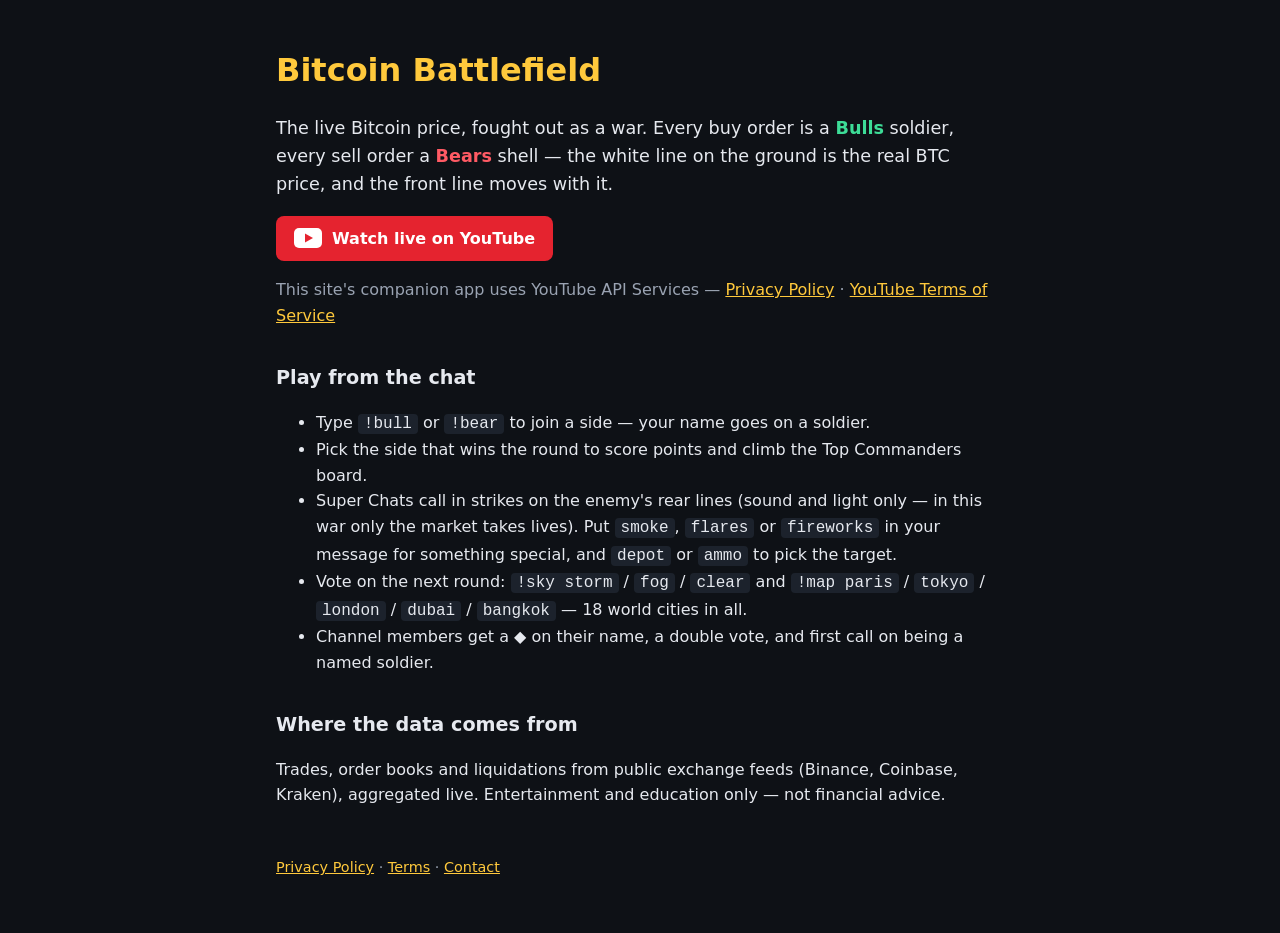
<file: index.html>
<!doctype html>
<html lang="en">
<head>
<meta charset="utf-8">
<meta name="viewport" content="width=device-width, initial-scale=1">
<title>Bitcoin Battlefield</title>
<meta name="description" content="The live Bitcoin price, fought out as a war: every buy order a Bulls soldier, every sell order a Bears shell.">
<link rel="stylesheet" href="style.css">
</head>
<body>
<main>
<h1>Bitcoin Battlefield</h1>
<p class="lead">The live Bitcoin price, fought out as a war. Every buy order is a
<span class="bull">Bulls</span> soldier, every sell order a <span class="bear">Bears</span>
shell — the white line on the ground is the real BTC price, and the front line moves with it.</p>

<p><a class="button yt" href="https://www.youtube.com/@BitcoinBattlefieldTV"><svg viewBox="0 0 28 20" width="28" height="20" aria-hidden="true"><rect width="28" height="20" rx="5" fill="#fff"/><path d="M11 5.5v9l8-4.5z" fill="#e5232f"/></svg>Watch live on YouTube</a></p>
<p class="muted">This site's companion app uses YouTube API Services —
<a href="privacy.html">Privacy Policy</a> · <a href="https://www.youtube.com/t/terms">YouTube Terms of Service</a></p>

<h2>Play from the chat</h2>
<ul>
<li>Type <code>!bull</code> or <code>!bear</code> to join a side — your name goes on a soldier.</li>
<li>Pick the side that wins the round to score points and climb the Top Commanders board.</li>
<li>Super Chats call in strikes on the enemy's rear lines (sound and light only — in this war
only the market takes lives). Put <code>smoke</code>, <code>flares</code> or <code>fireworks</code>
in your message for something special, and <code>depot</code> or <code>ammo</code> to pick the target.</li>
<li>Vote on the next round: <code>!sky storm</code> / <code>fog</code> / <code>clear</code> and
<code>!map paris</code> / <code>tokyo</code> / <code>london</code> / <code>dubai</code> / <code>bangkok</code> — 18 world cities in all.</li>
<li>Channel members get a ◆ on their name, a double vote, and first call on being a named soldier.</li>
</ul>

<h2>Where the data comes from</h2>
<p>Trades, order books and liquidations from public exchange feeds (Binance, Coinbase,
Kraken), aggregated live. Entertainment and education only — not financial advice.</p>

<footer>
<a href="privacy.html">Privacy Policy</a> · <a href="terms.html">Terms</a> ·
<a href="mailto:bitcoinbattlefieldtv@gmail.com">Contact</a>
</footer>
</main>
</body>
</html>
</file>
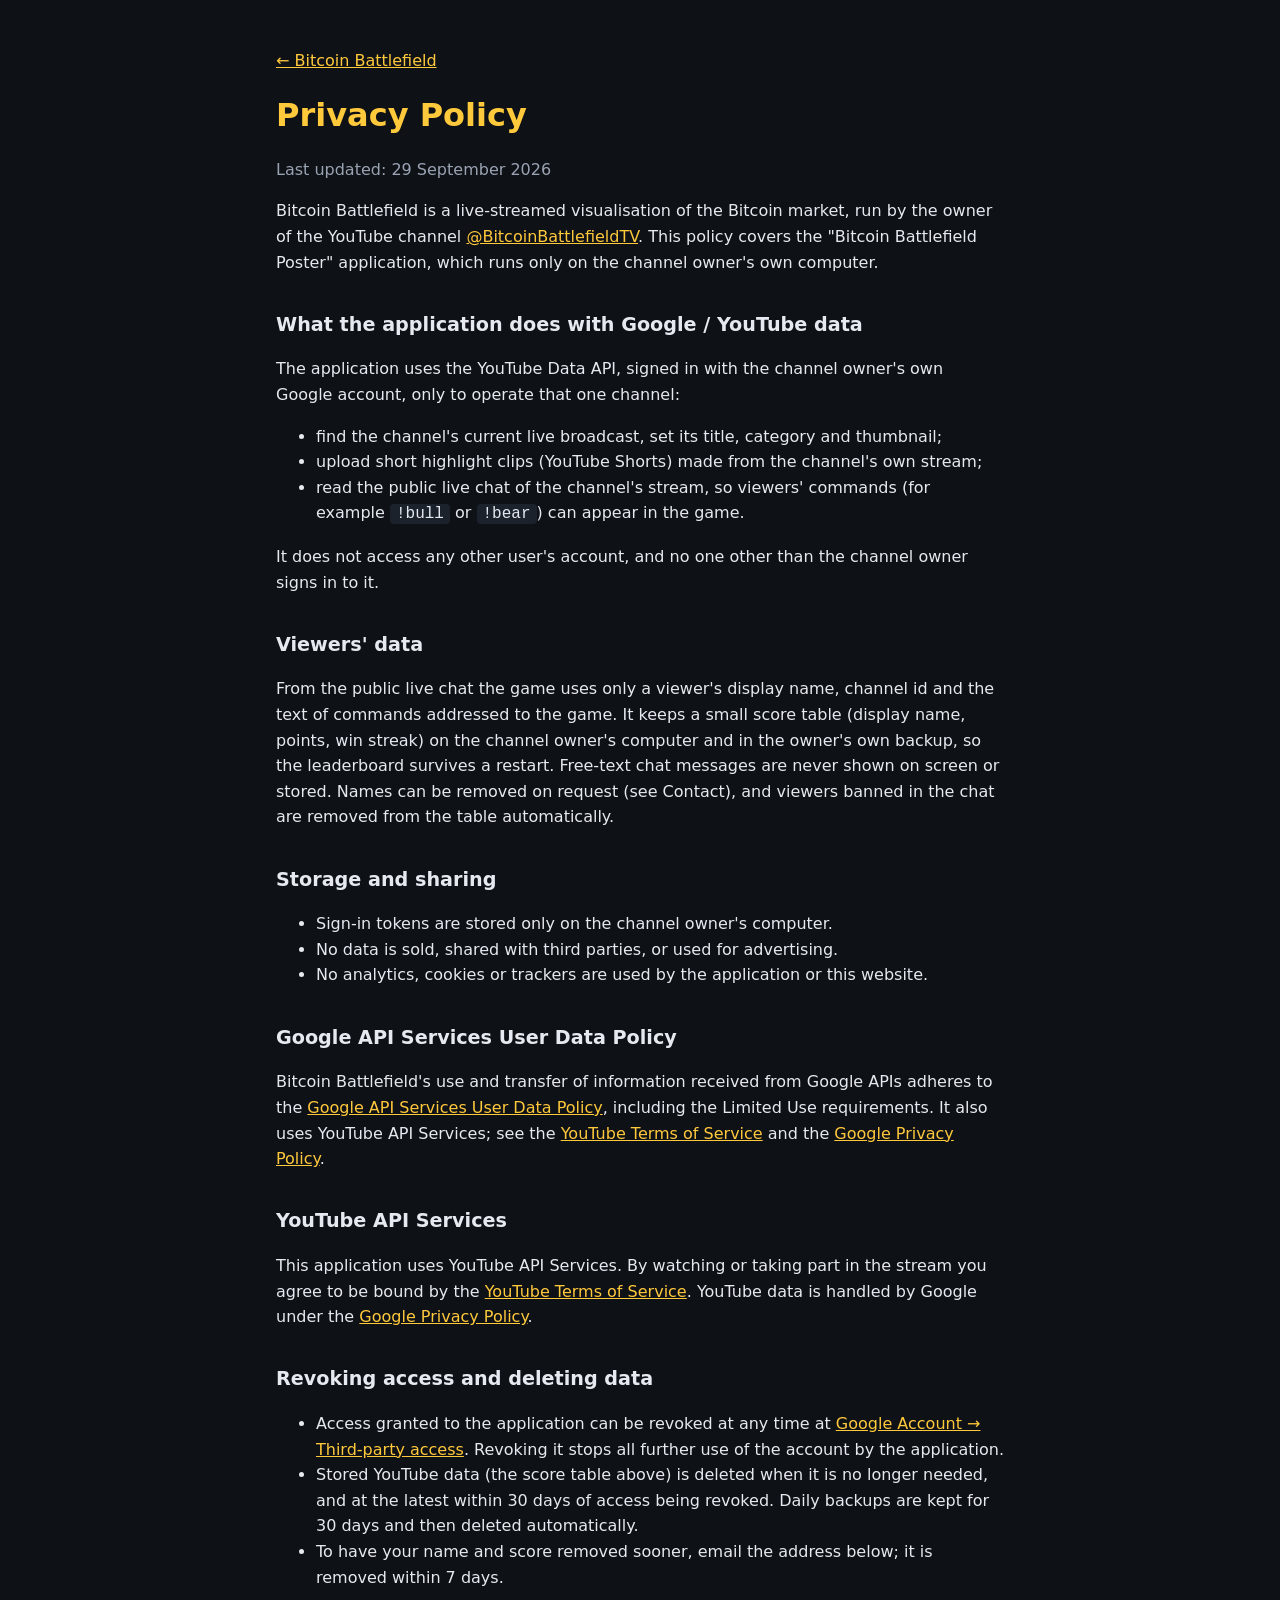
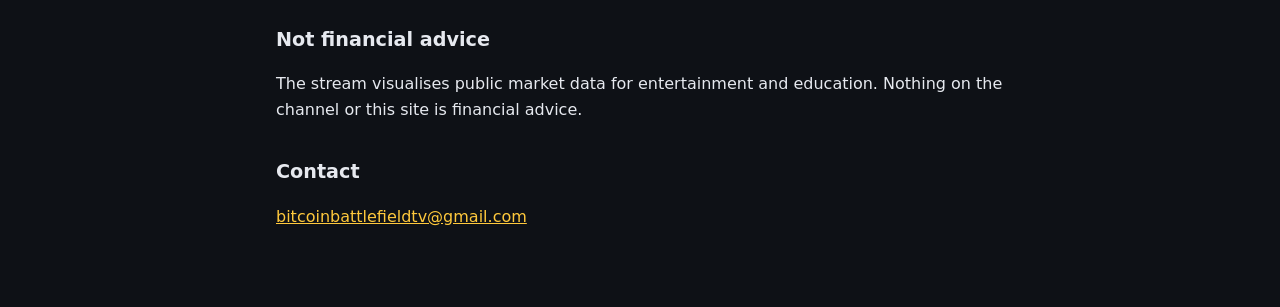
<file: privacy.html>
<!doctype html>
<html lang="en">
<head>
<meta charset="utf-8">
<meta name="viewport" content="width=device-width, initial-scale=1">
<title>Privacy Policy — Bitcoin Battlefield</title>
<link rel="stylesheet" href="style.css">
</head>
<body>
<main>
<p><a href="index.html">← Bitcoin Battlefield</a></p>
<h1>Privacy Policy</h1>
<p class="muted">Last updated: 29 September 2026</p>

<p>Bitcoin Battlefield is a live-streamed visualisation of the Bitcoin market, run by the
owner of the YouTube channel <a href="https://www.youtube.com/@BitcoinBattlefieldTV">@BitcoinBattlefieldTV</a>.
This policy covers the "Bitcoin Battlefield Poster" application, which runs only on the
channel owner's own computer.</p>

<h2>What the application does with Google / YouTube data</h2>
<p>The application uses the YouTube Data API, signed in with the channel owner's own
Google account, only to operate that one channel:</p>
<ul>
<li>find the channel's current live broadcast, set its title, category and thumbnail;</li>
<li>upload short highlight clips (YouTube Shorts) made from the channel's own stream;</li>
<li>read the public live chat of the channel's stream, so viewers' commands
(for example <code>!bull</code> or <code>!bear</code>) can appear in the game.</li>
</ul>
<p>It does not access any other user's account, and no one other than the channel
owner signs in to it.</p>

<h2>Viewers' data</h2>
<p>From the public live chat the game uses only a viewer's display name, channel id and
the text of commands addressed to the game. It keeps a small score table (display name,
points, win streak) on the channel owner's computer and in the owner's own backup, so the
leaderboard survives a restart. Free-text chat messages are never shown on screen or
stored. Names can be removed on request (see Contact), and viewers banned in the chat are
removed from the table automatically.</p>

<h2>Storage and sharing</h2>
<ul>
<li>Sign-in tokens are stored only on the channel owner's computer.</li>
<li>No data is sold, shared with third parties, or used for advertising.</li>
<li>No analytics, cookies or trackers are used by the application or this website.</li>
</ul>

<h2>Google API Services User Data Policy</h2>
<p>Bitcoin Battlefield's use and transfer of information received from Google APIs
adheres to the <a href="https://developers.google.com/terms/api-services-user-data-policy">Google
API Services User Data Policy</a>, including the Limited Use requirements. It also
uses YouTube API Services; see the <a href="https://www.youtube.com/t/terms">YouTube Terms of
Service</a> and the <a href="https://policies.google.com/privacy">Google Privacy Policy</a>.</p>

<h2>YouTube API Services</h2>
<p>This application uses YouTube API Services. By watching or taking part in the stream you
agree to be bound by the <a href="https://www.youtube.com/t/terms">YouTube Terms of Service</a>.
YouTube data is handled by Google under the
<a href="http://www.google.com/policies/privacy">Google Privacy Policy</a>.</p>

<h2>Revoking access and deleting data</h2>
<ul>
<li>Access granted to the application can be revoked at any time at
<a href="https://security.google.com/settings/security/permissions">Google Account → Third-party
access</a>. Revoking it stops all further use of the account by the application.</li>
<li>Stored YouTube data (the score table above) is deleted when it is no longer needed, and at
the latest within 30 days of access being revoked. Daily backups are kept for 30 days and then
deleted automatically.</li>
<li>To have your name and score removed sooner, email the address below; it is removed within
7 days.</li>
</ul>

<h2>Not financial advice</h2>
<p>The stream visualises public market data for entertainment and education. Nothing on
the channel or this site is financial advice.</p>

<h2>Contact</h2>
<p><a href="mailto:bitcoinbattlefieldtv@gmail.com">bitcoinbattlefieldtv@gmail.com</a></p>
</main>
</body>
</html>
</file>
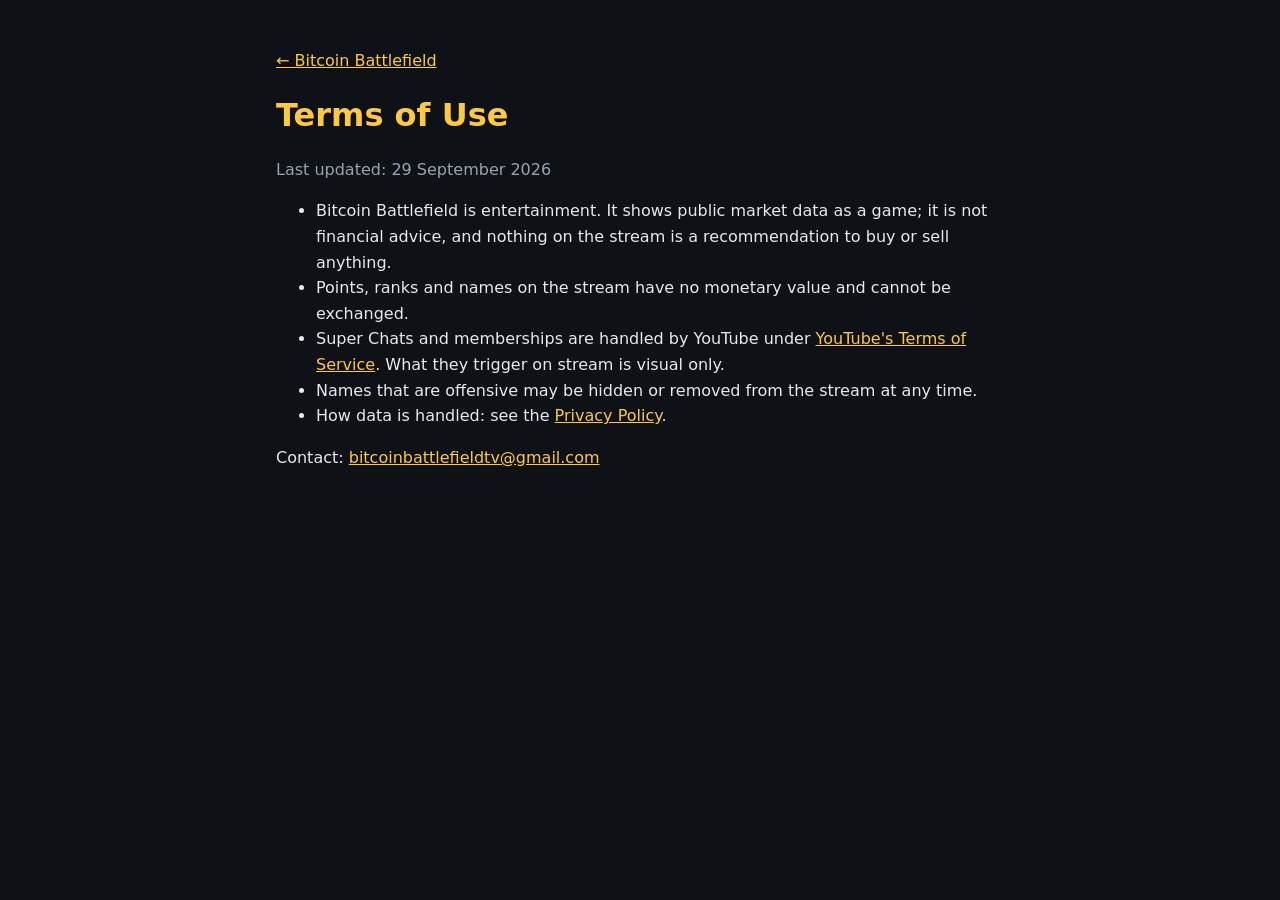
<file: terms.html>
<!doctype html>
<html lang="en">
<head>
<meta charset="utf-8">
<meta name="viewport" content="width=device-width, initial-scale=1">
<title>Terms — Bitcoin Battlefield</title>
<link rel="stylesheet" href="style.css">
</head>
<body>
<main>
<p><a href="index.html">← Bitcoin Battlefield</a></p>
<h1>Terms of Use</h1>
<p class="muted">Last updated: 29 September 2026</p>
<ul>
<li>Bitcoin Battlefield is entertainment. It shows public market data as a game; it is not
financial advice, and nothing on the stream is a recommendation to buy or sell anything.</li>
<li>Points, ranks and names on the stream have no monetary value and cannot be exchanged.</li>
<li>Super Chats and memberships are handled by YouTube under
<a href="https://www.youtube.com/t/terms">YouTube's Terms of Service</a>. What they trigger on
stream is visual only.</li>
<li>Names that are offensive may be hidden or removed from the stream at any time.</li>
<li>How data is handled: see the <a href="privacy.html">Privacy Policy</a>.</li>
</ul>
<p>Contact: <a href="mailto:bitcoinbattlefieldtv@gmail.com">bitcoinbattlefieldtv@gmail.com</a></p>
</main>
</body>
</html>
</file>
<file: style.css>
:root { --bg: #0e1116; --fg: #e6e9ef; --muted: #9aa3b2; --bull: #3ddc97; --bear: #ff5a64; --gold: #ffc93c; }
* { box-sizing: border-box; }
body { margin: 0; background: var(--bg); color: var(--fg);
  font: 16px/1.6 "Segoe UI", system-ui, -apple-system, sans-serif; }
main { max-width: 760px; margin: 0 auto; padding: 32px 16px 64px; }
h1 { color: var(--gold); font-size: 2rem; margin: 0.4em 0; }
h2 { margin-top: 1.8em; font-size: 1.2rem; }
a { color: var(--gold); }
code { background: #1c222c; padding: 1px 6px; border-radius: 4px; }
.lead { font-size: 1.1rem; }
.muted { color: var(--muted); }
.bull { color: var(--bull); font-weight: 700; }
.bear { color: var(--bear); font-weight: 700; }
.button { display: inline-block; background: #e5232f; color: #fff; text-decoration: none;
  font-weight: 700; padding: 10px 18px; border-radius: 8px; }
.yt { display: inline-flex; align-items: center; gap: 10px; }
footer { margin-top: 48px; color: var(--muted); font-size: 0.9rem; }
</file>
